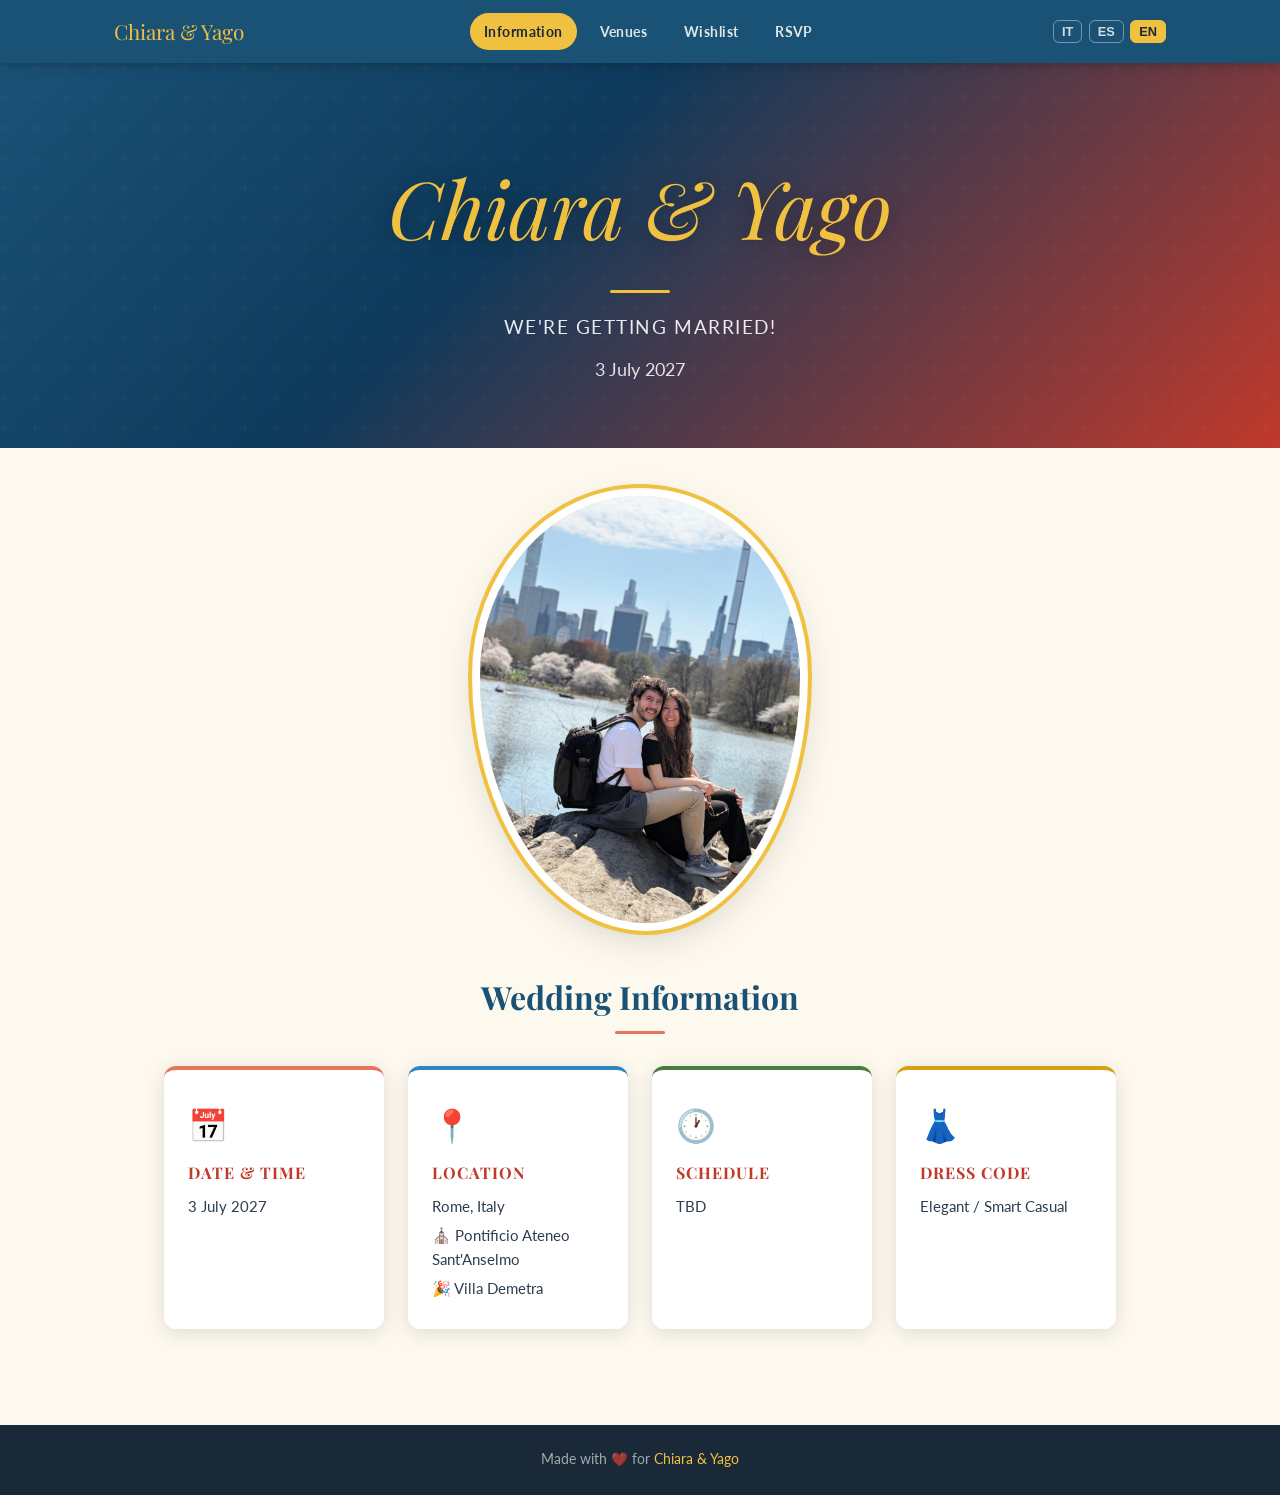
<file: index.html>
<!DOCTYPE html>
<html lang="en">
<head>
  <meta charset="UTF-8" />
  <meta name="viewport" content="width=device-width, initial-scale=1.0" />
  <title>Wedding</title>
  <link rel="stylesheet" href="css/style.css" />
</head>
<body>

<nav>
  <div class="nav-inner">
    <a class="nav-brand couple-name" href="index.html"></a>
    <button id="hamburger" aria-label="Menu">
      <span></span><span></span><span></span>
    </button>
    <div id="nav-menu">
      <a class="nav-link" href="index.html"    data-page="info"     data-i18n="nav.info"></a>
      <a class="nav-link" href="venues.html"   data-page="venues"   data-i18n="nav.venues"></a>
      <a class="nav-link" href="wishlist.html" data-page="wishlist" data-i18n="nav.wishlist"></a>
      <a class="nav-link" href="register.html" data-page="rsvp"     data-i18n="nav.rsvp"></a>
    </div>
    <div class="nav-right">
      <button class="lang-btn" data-lang="it">IT</button>
      <button class="lang-btn" data-lang="es">ES</button>
      <button class="lang-btn" data-lang="en">EN</button>
    </div>
  </div>
</nav>

<section class="hero">
  <div class="hero-content">
    <div class="hero-names couple-name"></div>
    <div class="hero-divider"></div>
    <p class="hero-tagline" data-i18n="hero.tagline"></p>
    <p class="hero-date wedding-date" style="margin-top:.8rem"></p>
  </div>
</section>

<section class="photo-section">
  <div class="photo-frame">
    <img src="assets/photo1.jpeg" alt="Chiara &amp; Yago" />
  </div>
</section>

<main class="container">
  <h2 class="section-title" data-i18n="info.title"></h2>

  <div class="cards-grid">
    <div class="card">
      <div class="card-icon">📅</div>
      <h3 data-i18n="info.date_heading"></h3>
      <p class="wedding-date"></p>
    </div>
    <div class="card">
      <div class="card-icon">📍</div>
      <h3 data-i18n="info.location_heading"></h3>
      <p class="wedding-location"></p>
      <p class="card-venue">⛪ <span data-i18n="info.venue_ceremony"></span></p>
      <p class="card-venue">🎉 <span data-i18n="info.venue_party"></span></p>
    </div>
    <div class="card">
      <div class="card-icon">🕐</div>
      <h3 data-i18n="info.schedule_heading"></h3>
      <p data-i18n="info.schedule_value"></p>
    </div>
    <div class="card">
      <div class="card-icon">👗</div>
      <h3 data-i18n="info.dress_heading"></h3>
      <p data-i18n="info.dress_value"></p>
    </div>
  </div>
</main>

<footer>
  <p>Made with ❤️ for <span class="couple-name"></span></p>
</footer>

<script src="js/translations.js"></script>
<script src="js/app.js"></script>
</body>
</html>
</file>
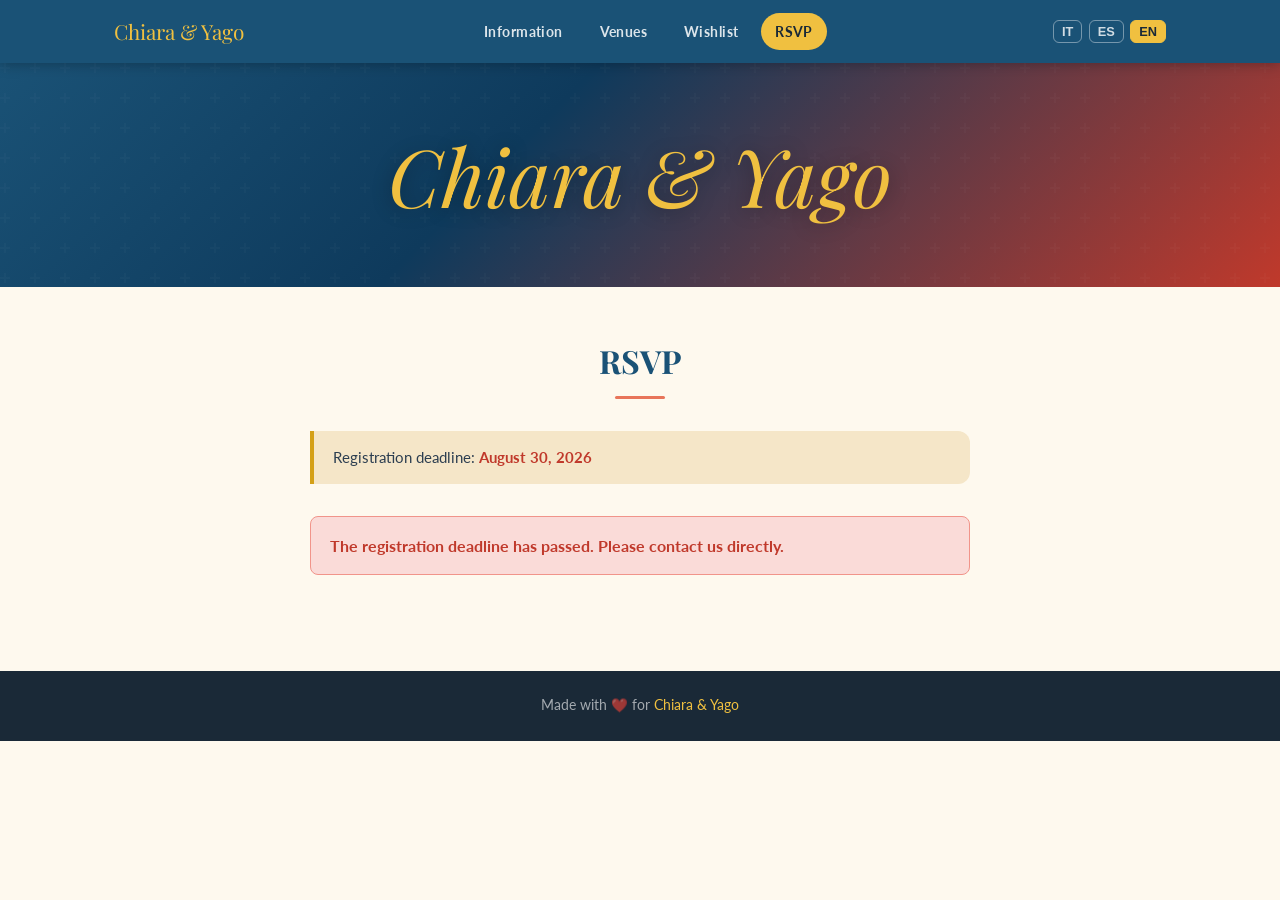
<file: register.html>
<!DOCTYPE html>
<html lang="en">
<head>
  <meta charset="UTF-8" />
  <meta name="viewport" content="width=device-width, initial-scale=1.0" />
  <title>RSVP</title>
  <link rel="stylesheet" href="css/style.css" />
</head>
<body>

<nav>
  <div class="nav-inner">
    <a class="nav-brand couple-name" href="index.html"></a>
    <button id="hamburger" aria-label="Menu">
      <span></span><span></span><span></span>
    </button>
    <div id="nav-menu">
      <a class="nav-link" href="index.html"    data-page="info"     data-i18n="nav.info"></a>
      <a class="nav-link" href="venues.html"   data-page="venues"   data-i18n="nav.venues"></a>
      <a class="nav-link" href="wishlist.html" data-page="wishlist" data-i18n="nav.wishlist"></a>
      <a class="nav-link" href="register.html" data-page="rsvp"     data-i18n="nav.rsvp"></a>
    </div>
    <div class="nav-right">
      <button class="lang-btn" data-lang="it">IT</button>
      <button class="lang-btn" data-lang="es">ES</button>
      <button class="lang-btn" data-lang="en">EN</button>
    </div>
  </div>
</nav>

<section class="hero" style="padding: 3rem 1.5rem 2.5rem;">
  <div class="hero-content">
    <div class="hero-names couple-name"></div>
  </div>
</section>

<main class="container">
  <div class="rsvp-wrap">
    <h2 class="section-title" data-i18n="register.title"></h2>

    <div class="deadline-banner">
      <span data-i18n="register.deadline_label"></span>:
      <strong id="deadline-info"></strong>
    </div>

    <div id="msg-box" class="msg-box"></div>

    <div id="form-wrap" class="form-card">
      <form id="rsvp-form" novalidate>

        <!-- Name search -->
        <div class="form-group">
          <label for="name-input" data-i18n="register.select_label"></label>
          <div class="name-search-wrap">
            <input type="text" id="name-input" class="name-search-input"
              autocomplete="off" spellcheck="false"
              data-i18n-placeholder="register.search_placeholder" />
            <input type="hidden" id="name-value" name="name" />
            <div id="name-dropdown" class="name-dropdown"></div>
          </div>
        </div>

        <!-- Travel -->
        <div class="form-group">
          <label data-i18n="register.travel_label"></label>
          <div class="radio-group">
            <div class="radio-option">
              <input type="radio" id="travel-train" name="travel" value="train" />
              <label for="travel-train" data-i18n="register.travel_train"></label>
            </div>
            <div class="radio-option">
              <input type="radio" id="travel-car" name="travel" value="car" />
              <label for="travel-car" data-i18n="register.travel_car"></label>
            </div>
          </div>
        </div>

        <!-- Food -->
        <div class="form-group">
          <label data-i18n="register.food_label"></label>
          <div class="radio-group">
            <div class="radio-option">
              <input type="radio" id="food-all" name="food" value="all" />
              <label for="food-all" data-i18n="register.food_all"></label>
            </div>
            <div class="radio-option">
              <input type="radio" id="food-veg" name="food" value="vegetarian" />
              <label for="food-veg" data-i18n="register.food_veg"></label>
            </div>
          </div>
        </div>

        <!-- Allergies -->
        <div class="form-group">
          <label for="allergies" data-i18n="register.allergy_label"></label>
          <textarea id="allergies" name="allergies"
            data-i18n-placeholder="register.allergy_placeholder"></textarea>
        </div>

        <!-- Hotel -->
        <div class="form-group">
          <label data-i18n="register.hotel_label"></label>
          <div class="radio-group">
            <div class="radio-option">
              <input type="radio" id="hotel-need" name="hotel" value="need" />
              <label for="hotel-need" data-i18n="register.hotel_need"></label>
            </div>
            <div class="radio-option">
              <input type="radio" id="hotel-have" name="hotel" value="have" />
              <label for="hotel-have" data-i18n="register.hotel_have"></label>
            </div>
            <div class="radio-option">
              <input type="radio" id="hotel-none" name="hotel" value="none" />
              <label for="hotel-none" data-i18n="register.hotel_none"></label>
            </div>
          </div>
        </div>

        <button type="submit" id="submit-btn" class="btn-submit" data-i18n="register.submit"></button>
      </form>
    </div>
  </div>
</main>

<footer>
  <p>Made with ❤️ for <span class="couple-name"></span></p>
</footer>

<script src="js/translations.js"></script>
<script src="js/app.js"></script>
<script src="js/register.js"></script>
</body>
</html>
</file>
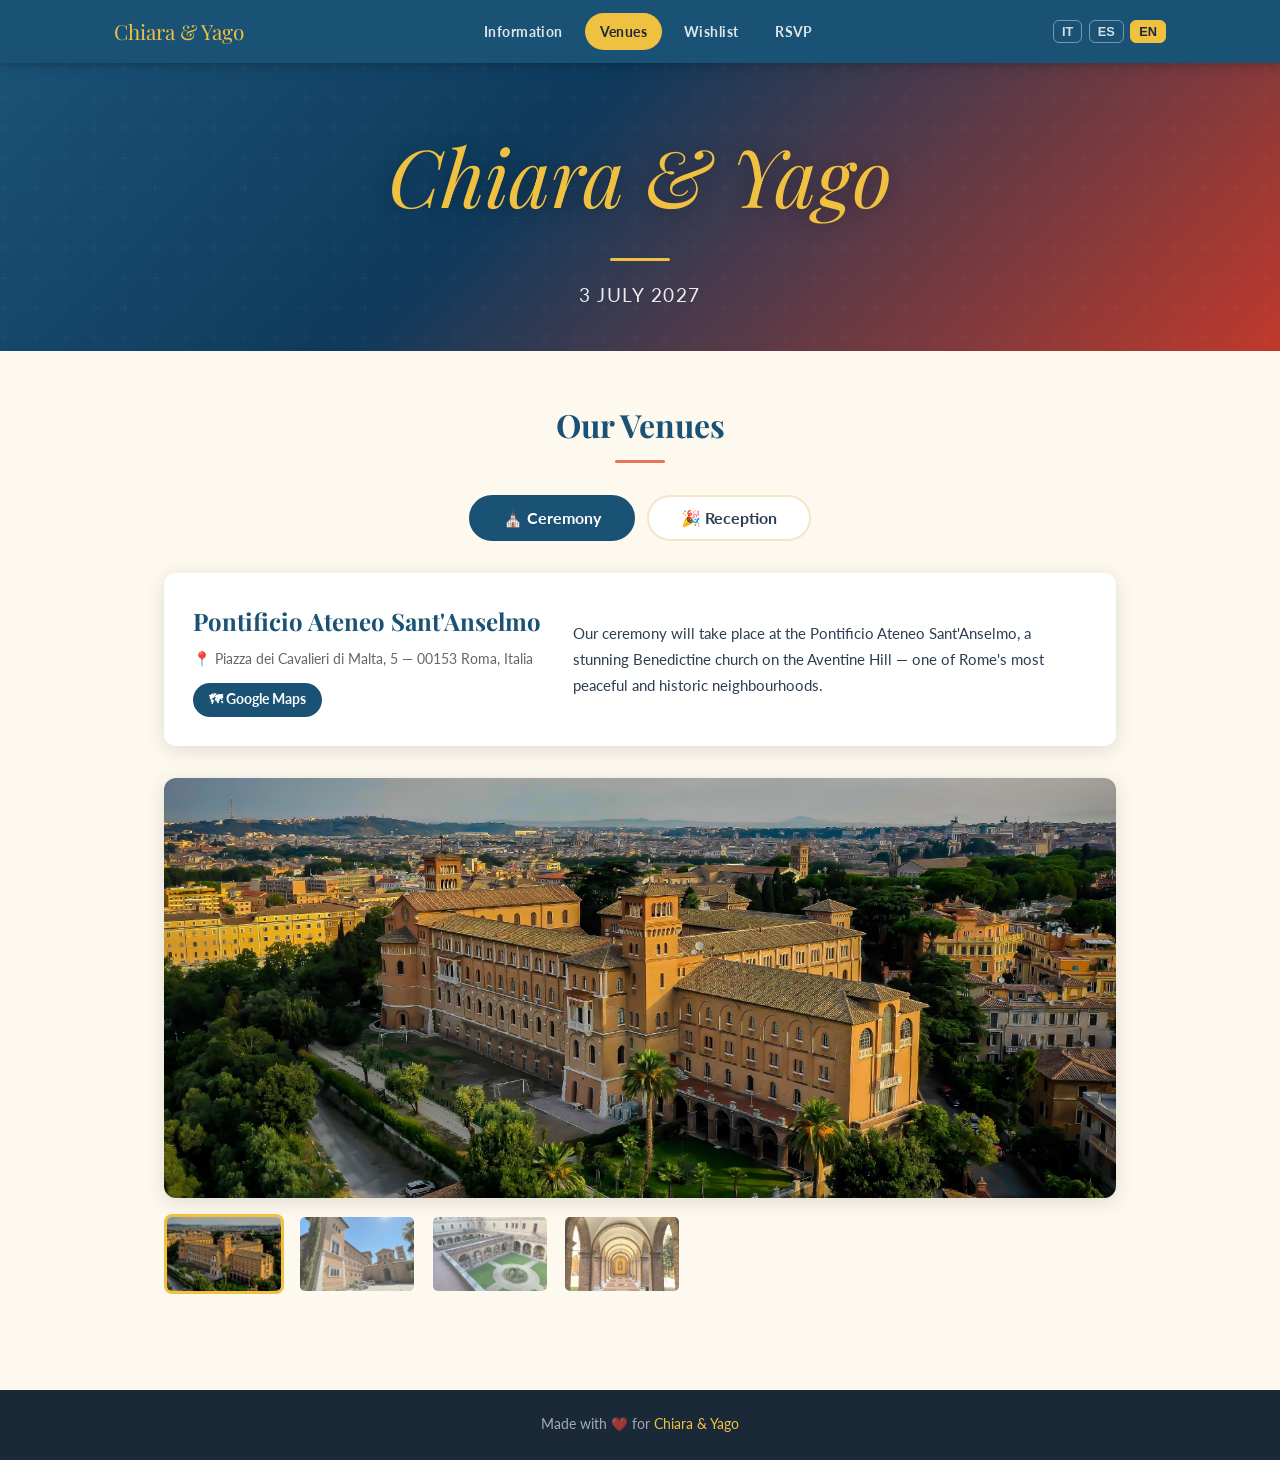
<file: venues.html>
<!DOCTYPE html>
<html lang="en">
<head>
  <meta charset="UTF-8" />
  <meta name="viewport" content="width=device-width, initial-scale=1.0" />
  <title>Venues</title>
  <link rel="stylesheet" href="css/style.css" />
</head>
<body>

<nav>
  <div class="nav-inner">
    <a class="nav-brand couple-name" href="index.html"></a>
    <button id="hamburger" aria-label="Menu">
      <span></span><span></span><span></span>
    </button>
    <div id="nav-menu">
      <a class="nav-link" href="index.html"    data-page="info"     data-i18n="nav.info"></a>
      <a class="nav-link" href="venues.html"   data-page="venues"   data-i18n="nav.venues"></a>
      <a class="nav-link" href="wishlist.html" data-page="wishlist" data-i18n="nav.wishlist"></a>
      <a class="nav-link" href="register.html" data-page="rsvp"     data-i18n="nav.rsvp"></a>
    </div>
    <div class="nav-right">
      <button class="lang-btn" data-lang="it">IT</button>
      <button class="lang-btn" data-lang="es">ES</button>
      <button class="lang-btn" data-lang="en">EN</button>
    </div>
  </div>
</nav>

<section class="hero" style="padding: 3rem 1.5rem 2.5rem;">
  <div class="hero-content">
    <div class="hero-names couple-name"></div>
    <div class="hero-divider"></div>
    <p class="hero-tagline wedding-date"></p>
  </div>
</section>

<main class="container">
  <h2 class="section-title" data-i18n="venues.title"></h2>

  <!-- Tab buttons -->
  <div class="venue-tabs">
    <button class="venue-tab active" data-tab="ceremony">
      ⛪ <span data-i18n="venues.tab_ceremony"></span>
    </button>
    <button class="venue-tab" data-tab="party">
      🎉 <span data-i18n="venues.tab_party"></span>
    </button>
  </div>

  <!-- Ceremony tab -->
  <div class="venue-panel active" id="tab-ceremony">
    <div class="venue-header">
      <div>
        <h3 class="venue-name">Pontificio Ateneo Sant'Anselmo</h3>
        <p class="venue-address">📍 Piazza dei Cavalieri di Malta, 5 — 00153 Roma, Italia</p>
        <a class="venue-map-btn"
           href="https://maps.google.com/?q=Pontificio+Ateneo+Sant+Anselmo+Roma"
           target="_blank" rel="noopener">
          🗺 Google Maps
        </a>
      </div>
      <p class="venue-desc" data-i18n="venues.ceremony_desc"></p>
    </div>

    <div class="venue-gallery">
      <div class="gallery-main">
        <img src="assets/anselmo_building.jpg" alt="Sant'Anselmo aerial view" class="gallery-active" id="ceremony-main" />
      </div>
      <div class="gallery-thumbs">
        <img src="assets/anselmo_building.jpg"
             alt="Aerial view" class="thumb active"
             onclick="setMain('ceremony-main', this)" />
        <img src="assets/anselmo_entrance.jpg"
             alt="Entrance" class="thumb"
             onclick="setMain('ceremony-main', this)" />
        <img src="assets/anselmo_cloister.jpg"
             alt="Cloister" class="thumb"
             onclick="setMain('ceremony-main', this)" />
        <img src="assets/anselmo_loggia.jpg"
             alt="Loggia" class="thumb"
             onclick="setMain('ceremony-main', this)" />
      </div>
    </div>
  </div>

  <!-- Party tab -->
  <div class="venue-panel" id="tab-party">
    <div class="venue-header">
      <div>
        <h3 class="venue-name">Villa Demetra</h3>
        <p class="venue-address">📍 Via Ardeatina 1330A — 00134 Roma, Italia</p>
        <a class="venue-map-btn"
           href="https://maps.google.com/?q=Villa+Demetra+Via+Ardeatina+1330+Roma"
           target="_blank" rel="noopener">
          🗺 Google Maps
        </a>
      </div>
      <p class="venue-desc" data-i18n="venues.party_desc"></p>
    </div>

    <div class="venue-gallery">
      <div class="gallery-main">
        <img src="assets/villa_gate.jpg" alt="Villa Demetra entrance" class="gallery-active" id="party-main" />
      </div>
      <div class="gallery-thumbs">
        <img src="assets/villa_gate.jpg"
             alt="Entrance gate" class="thumb active"
             onclick="setMain('party-main', this)" />
        <img src="assets/villa_exterior.jpg"
             alt="Villa and gardens" class="thumb"
             onclick="setMain('party-main', this)" />
      </div>
    </div>
  </div>
</main>

<footer>
  <p>Made with ❤️ for <span class="couple-name"></span></p>
</footer>

<script src="js/translations.js"></script>
<script src="js/app.js"></script>
<script>
  // Tab switching
  document.querySelectorAll(".venue-tab").forEach(btn => {
    btn.addEventListener("click", () => {
      document.querySelectorAll(".venue-tab").forEach(b => b.classList.remove("active"));
      document.querySelectorAll(".venue-panel").forEach(p => p.classList.remove("active"));
      btn.classList.add("active");
      document.getElementById("tab-" + btn.dataset.tab).classList.add("active");
    });
  });

  // Gallery thumbnail click
  function setMain(mainId, thumb) {
    const main = document.getElementById(mainId);
    main.src = thumb.src;
    main.alt = thumb.alt;
    thumb.closest(".venue-gallery").querySelectorAll(".thumb").forEach(t => t.classList.remove("active"));
    thumb.classList.add("active");
  }
</script>
</body>
</html>
</file>
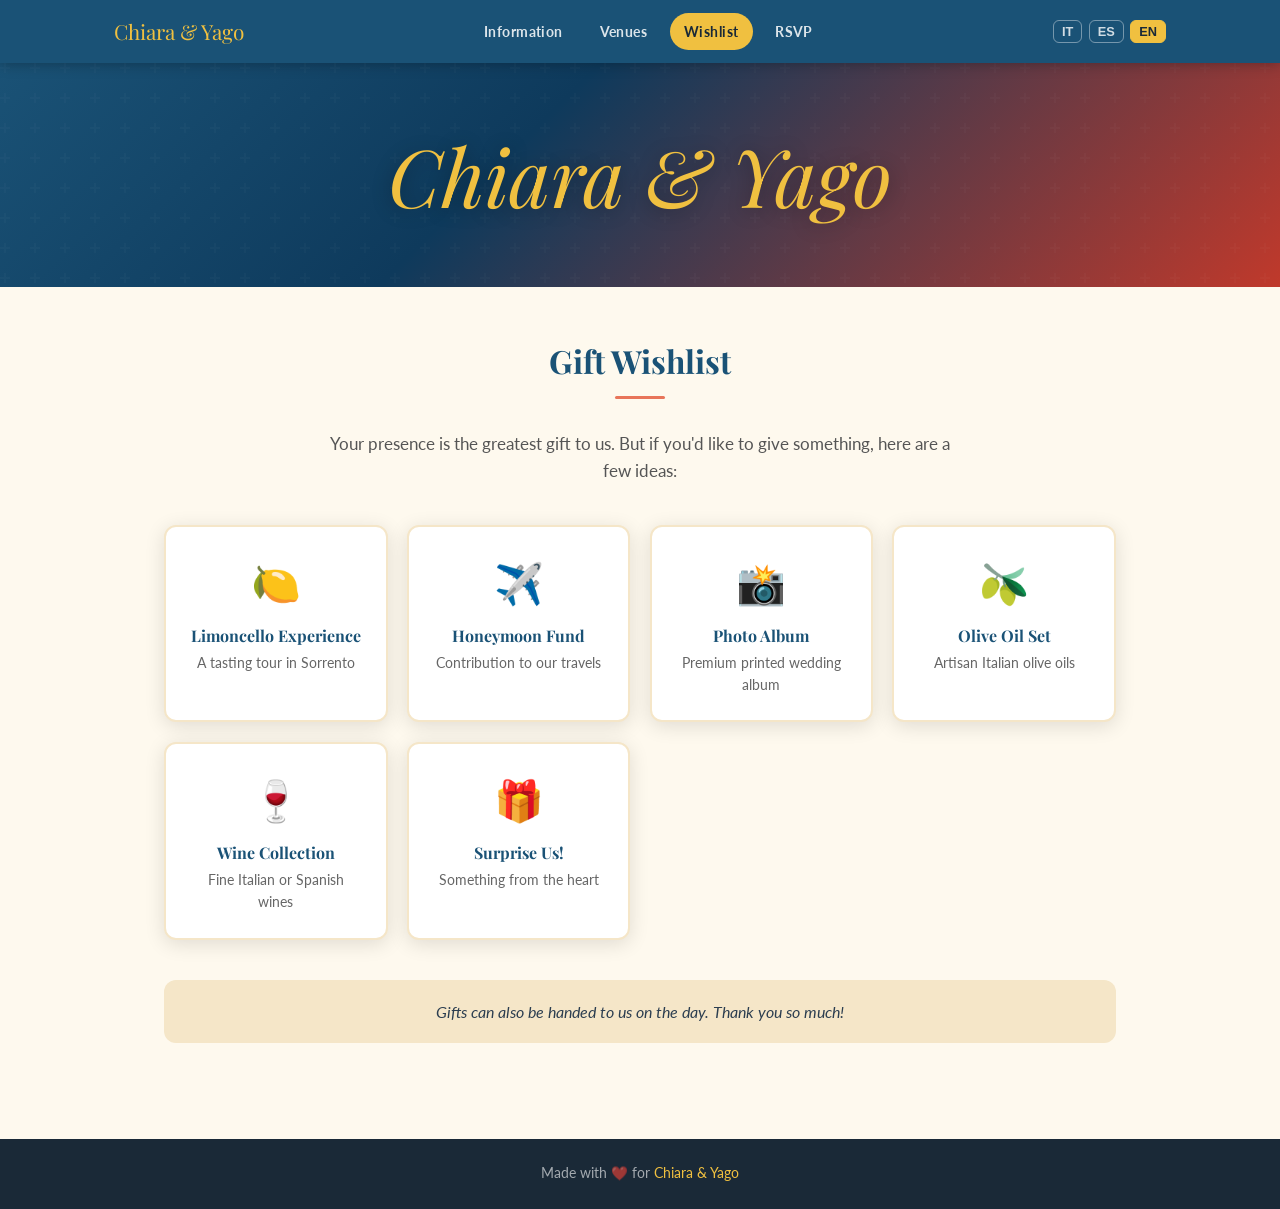
<file: wishlist.html>
<!DOCTYPE html>
<html lang="en">
<head>
  <meta charset="UTF-8" />
  <meta name="viewport" content="width=device-width, initial-scale=1.0" />
  <title>Wishlist</title>
  <link rel="stylesheet" href="css/style.css" />
</head>
<body>

<nav>
  <div class="nav-inner">
    <a class="nav-brand couple-name" href="index.html"></a>
    <button id="hamburger" aria-label="Menu">
      <span></span><span></span><span></span>
    </button>
    <div id="nav-menu">
      <a class="nav-link" href="index.html"    data-page="info"     data-i18n="nav.info"></a>
      <a class="nav-link" href="venues.html"   data-page="venues"   data-i18n="nav.venues"></a>
      <a class="nav-link" href="wishlist.html" data-page="wishlist" data-i18n="nav.wishlist"></a>
      <a class="nav-link" href="register.html" data-page="rsvp"     data-i18n="nav.rsvp"></a>
    </div>
    <div class="nav-right">
      <button class="lang-btn" data-lang="it">IT</button>
      <button class="lang-btn" data-lang="es">ES</button>
      <button class="lang-btn" data-lang="en">EN</button>
    </div>
  </div>
</nav>

<section class="hero" style="padding: 3rem 1.5rem 2.5rem;">
  <div class="hero-content">
    <div class="hero-names couple-name"></div>
  </div>
</section>

<main class="container">
  <h2 class="section-title" data-i18n="wishlist.title"></h2>
  <p class="wishlist-intro" data-i18n="wishlist.intro"></p>

  <div class="gift-grid">
    <!-- Add or remove gift cards as needed -->
    <div class="gift-card">
      <div class="gift-icon">🍋</div>
      <h4>Limoncello Experience</h4>
      <p>A tasting tour in Sorrento</p>
    </div>
    <div class="gift-card">
      <div class="gift-icon">✈️</div>
      <h4>Honeymoon Fund</h4>
      <p>Contribution to our travels</p>
    </div>
    <div class="gift-card">
      <div class="gift-icon">📸</div>
      <h4>Photo Album</h4>
      <p>Premium printed wedding album</p>
    </div>
    <div class="gift-card">
      <div class="gift-icon">🫒</div>
      <h4>Olive Oil Set</h4>
      <p>Artisan Italian olive oils</p>
    </div>
    <div class="gift-card">
      <div class="gift-icon">🍷</div>
      <h4>Wine Collection</h4>
      <p>Fine Italian or Spanish wines</p>
    </div>
    <div class="gift-card">
      <div class="gift-icon">🎁</div>
      <h4>Surprise Us!</h4>
      <p>Something from the heart</p>
    </div>
  </div>

  <p class="wishlist-note" data-i18n="wishlist.note"></p>
</main>

<footer>
  <p>Made with ❤️ for <span class="couple-name"></span></p>
</footer>

<script src="js/translations.js"></script>
<script src="js/app.js"></script>
</body>
</html>
</file>
<file: css/style.css>
/* ── FONTS & RESET ── */
@import url('https://fonts.googleapis.com/css2?family=Playfair+Display:ital,wght@0,400;0,700;1,400&family=Lato:wght@300;400;700&display=swap');

*, *::before, *::after { box-sizing: border-box; margin: 0; padding: 0; }

:root {
  --blue:       #1A5276;
  --blue-light: #2E86C1;
  --terra:      #C0392B;
  --terra-soft: #E8755A;
  --saffron:    #D4A017;
  --gold:       #F0C040;
  --cream:      #FEF9EE;
  --sand:       #F5E6C8;
  --olive:      #4A7C40;
  --white:      #FFFFFF;
  --dark:       #1A2937;
  --text:       #2C3E50;
  --radius:     12px;
  --shadow:     0 4px 20px rgba(0,0,0,.12);
}

body {
  font-family: 'Lato', sans-serif;
  background: var(--cream);
  color: var(--text);
  min-height: 100vh;
  line-height: 1.6;
}

h1, h2, h3, h4 { font-family: 'Playfair Display', serif; }

a { color: var(--blue); text-decoration: none; }

/* ── NAVBAR ── */
nav {
  background: var(--blue);
  position: sticky;
  top: 0;
  z-index: 100;
  box-shadow: 0 2px 12px rgba(0,0,0,.25);
}

.nav-inner {
  max-width: 1100px;
  margin: 0 auto;
  padding: .8rem 1.5rem;
  display: flex;
  align-items: center;
  justify-content: space-between;
  gap: 1rem;
}

.nav-brand {
  font-family: 'Playfair Display', serif;
  font-size: 1.3rem;
  color: var(--gold);
  white-space: nowrap;
  text-decoration: none;
}
.nav-brand:hover { color: var(--white); }

#nav-menu {
  display: flex;
  align-items: center;
  gap: .5rem;
  flex-wrap: wrap;
}

.nav-link {
  color: rgba(255,255,255,.85);
  padding: .45rem .9rem;
  border-radius: 20px;
  font-size: .9rem;
  font-weight: 700;
  letter-spacing: .03em;
  transition: background .2s, color .2s;
}
.nav-link:hover, .nav-link.active {
  background: var(--gold);
  color: var(--dark);
}

.nav-right { display: flex; align-items: center; gap: .4rem; }

.lang-btn {
  background: transparent;
  border: 1.5px solid rgba(255,255,255,.4);
  color: rgba(255,255,255,.8);
  border-radius: 6px;
  padding: .2rem .5rem;
  cursor: pointer;
  font-size: .8rem;
  font-weight: 700;
  transition: all .2s;
}
.lang-btn:hover, .lang-btn.active {
  background: var(--gold);
  border-color: var(--gold);
  color: var(--dark);
}

#hamburger {
  display: none;
  background: transparent;
  border: none;
  cursor: pointer;
  flex-direction: column;
  gap: 5px;
  padding: 4px;
}
#hamburger span {
  display: block;
  width: 24px;
  height: 2px;
  background: var(--white);
  border-radius: 2px;
  transition: .3s;
}

/* ── HERO ── */
.hero {
  background: linear-gradient(135deg, var(--blue) 0%, #0E3A5C 40%, var(--terra) 100%);
  color: var(--white);
  text-align: center;
  padding: 5rem 1.5rem 4rem;
  position: relative;
  overflow: hidden;
}
.hero::before {
  content: "";
  position: absolute;
  inset: 0;
  background: url("data:image/svg+xml,%3Csvg width='60' height='60' viewBox='0 0 60 60' xmlns='http://www.w3.org/2000/svg'%3E%3Cg fill='none' fill-rule='evenodd'%3E%3Cg fill='%23ffffff' fill-opacity='0.04'%3E%3Cpath d='M36 34v-4h-2v4h-4v2h4v4h2v-4h4v-2h-4zm0-30V0h-2v4h-4v2h4v4h2V6h4V4h-4zM6 34v-4H4v4H0v2h4v4h2v-4h4v-2H6zM6 4V0H4v4H0v2h4v4h2V6h4V4H6z'/%3E%3C/g%3E%3C/g%3E%3C/svg%3E");
  opacity: .5;
}
.hero-content { position: relative; z-index: 1; }
.hero-names {
  font-size: clamp(2.4rem, 7vw, 5rem);
  font-family: 'Playfair Display', serif;
  font-style: italic;
  color: var(--gold);
  text-shadow: 0 2px 20px rgba(0,0,0,.3);
  margin-bottom: .5rem;
}
.hero-tagline {
  font-size: 1.2rem;
  opacity: .9;
  letter-spacing: .08em;
  text-transform: uppercase;
}
.hero-divider {
  width: 60px;
  height: 3px;
  background: var(--gold);
  margin: 1.2rem auto;
  border-radius: 2px;
}
.hero-date {
  font-size: 1.1rem;
  opacity: .85;
}

/* ── MAIN CONTENT ── */
.container {
  max-width: 1000px;
  margin: 0 auto;
  padding: 3rem 1.5rem;
}

.section-title {
  font-size: 2rem;
  color: var(--blue);
  margin-bottom: 2rem;
  text-align: center;
  position: relative;
}
.section-title::after {
  content: "";
  display: block;
  width: 50px;
  height: 3px;
  background: var(--terra-soft);
  margin: .6rem auto 0;
  border-radius: 2px;
}

/* ── PHOTO SECTION ── */
.photo-section {
  display: flex;
  justify-content: center;
  padding: 3rem 1.5rem 0;
  background: var(--cream);
}

.photo-frame {
  position: relative;
  width: 320px;
  border-radius: 50% 50% 48% 52% / 42% 42% 58% 58%;
  overflow: hidden;
  box-shadow:
    0 0 0 8px var(--white),
    0 0 0 12px var(--gold),
    0 12px 40px rgba(0,0,0,.18);
  aspect-ratio: 3 / 4;
}

.photo-frame img {
  width: 100%;
  height: 100%;
  object-fit: cover;
  object-position: center 20%;
  display: block;
}

@media (max-width: 640px) {
  .photo-frame { width: 240px; }
}

/* ── INFO CARDS ── */
.cards-grid {
  display: grid;
  grid-template-columns: repeat(auto-fit, minmax(220px, 1fr));
  gap: 1.5rem;
}

.card {
  background: var(--white);
  border-radius: var(--radius);
  padding: 1.8rem 1.5rem;
  box-shadow: var(--shadow);
  border-top: 4px solid var(--terra-soft);
  transition: transform .2s;
}
.card:hover { transform: translateY(-3px); }
.card:nth-child(2) { border-top-color: var(--blue-light); }
.card:nth-child(3) { border-top-color: var(--olive); }
.card:nth-child(4) { border-top-color: var(--saffron); }

.card-icon { font-size: 2rem; margin-bottom: .6rem; }
.card h3 {
  font-size: 1rem;
  color: var(--terra);
  text-transform: uppercase;
  letter-spacing: .06em;
  margin-bottom: .5rem;
}
.card p { color: var(--text); font-size: .95rem; }
.card-venue { font-size: .82rem; color: #666; margin-top: .3rem; }

/* ── VENUES ── */
.venue-tabs {
  display: flex;
  gap: .8rem;
  margin-bottom: 2rem;
  justify-content: center;
}

.venue-tab {
  padding: .7rem 2rem;
  border: 2px solid var(--sand);
  border-radius: 30px;
  background: var(--white);
  font-family: 'Lato', sans-serif;
  font-size: 1rem;
  font-weight: 700;
  color: var(--text);
  cursor: pointer;
  transition: all .2s;
}
.venue-tab:hover  { border-color: var(--blue-light); color: var(--blue); }
.venue-tab.active { background: var(--blue); border-color: var(--blue); color: var(--white); }

.venue-panel { display: none; }
.venue-panel.active { display: block; }

.venue-header {
  display: grid;
  grid-template-columns: auto 1fr;
  gap: 2rem;
  align-items: start;
  margin-bottom: 2rem;
  background: var(--white);
  border-radius: var(--radius);
  padding: 1.8rem;
  box-shadow: var(--shadow);
}

.venue-name {
  font-size: 1.5rem;
  color: var(--blue);
  margin-bottom: .4rem;
}
.venue-address {
  color: #666;
  font-size: .9rem;
  margin-bottom: .8rem;
}
.venue-map-btn {
  display: inline-block;
  padding: .4rem 1rem;
  background: var(--blue);
  color: var(--white);
  border-radius: 20px;
  font-size: .85rem;
  font-weight: 700;
  text-decoration: none;
  transition: opacity .2s;
}
.venue-map-btn:hover { opacity: .85; }
.venue-desc {
  color: var(--text);
  line-height: 1.7;
  font-size: .95rem;
  align-self: center;
}

.venue-gallery { }

.gallery-main {
  width: 100%;
  height: 420px;
  border-radius: var(--radius);
  overflow: hidden;
  margin-bottom: 1rem;
  box-shadow: var(--shadow);
}
.gallery-main img {
  width: 100%;
  height: 100%;
  object-fit: cover;
  transition: opacity .3s;
}

.gallery-thumbs {
  display: flex;
  gap: .8rem;
  flex-wrap: wrap;
}
.gallery-thumbs .thumb {
  width: 120px;
  height: 80px;
  object-fit: cover;
  border-radius: 8px;
  cursor: pointer;
  border: 3px solid transparent;
  transition: border-color .2s, opacity .2s;
  opacity: .7;
}
.gallery-thumbs .thumb:hover  { opacity: 1; }
.gallery-thumbs .thumb.active { border-color: var(--gold); opacity: 1; }

@media (max-width: 640px) {
  .venue-header { grid-template-columns: 1fr; gap: 1rem; }
  .gallery-main { height: 240px; }
  .gallery-thumbs .thumb { width: 80px; height: 55px; }
  .venue-tab { padding: .6rem 1.2rem; font-size: .9rem; }
}

/* ── WISHLIST ── */
.wishlist-intro {
  text-align: center;
  max-width: 620px;
  margin: 0 auto 2.5rem;
  font-size: 1.05rem;
  color: #555;
}
.gift-grid {
  display: grid;
  grid-template-columns: repeat(auto-fit, minmax(200px, 1fr));
  gap: 1.2rem;
}
.gift-card {
  background: var(--white);
  border-radius: var(--radius);
  padding: 1.5rem;
  text-align: center;
  box-shadow: var(--shadow);
  border: 2px solid var(--sand);
  transition: border-color .2s, transform .2s;
}
.gift-card:hover { border-color: var(--gold); transform: translateY(-2px); }
.gift-card .gift-icon { font-size: 2.5rem; margin-bottom: .5rem; }
.gift-card h4 { font-family: 'Playfair Display', serif; color: var(--blue); }
.gift-card p  { font-size: .85rem; color: #666; margin-top: .3rem; }

.wishlist-note {
  text-align: center;
  margin-top: 2.5rem;
  padding: 1.2rem 1.5rem;
  background: var(--sand);
  border-radius: var(--radius);
  font-style: italic;
  color: var(--text);
}

/* ── RSVP FORM ── */
.rsvp-wrap {
  max-width: 660px;
  margin: 0 auto;
}

.deadline-banner {
  background: var(--sand);
  border-left: 4px solid var(--saffron);
  padding: .9rem 1.2rem;
  border-radius: 0 var(--radius) var(--radius) 0;
  margin-bottom: 2rem;
  font-size: .95rem;
}
.deadline-banner strong { color: var(--terra); }

.form-card {
  background: var(--white);
  border-radius: var(--radius);
  padding: 2.5rem 2rem;
  box-shadow: var(--shadow);
}

.form-group { margin-bottom: 1.8rem; }

.form-group label {
  display: block;
  font-weight: 700;
  color: var(--blue);
  margin-bottom: .7rem;
  font-size: .95rem;
  text-transform: uppercase;
  letter-spacing: .04em;
}

/* Name search autocomplete */
.name-search-wrap { position: relative; }

.name-search-input {
  width: 100%;
  padding: .75rem 1rem;
  border: 2px solid var(--sand);
  border-radius: 8px;
  font-family: 'Lato', sans-serif;
  font-size: 1rem;
  color: var(--text);
  background: var(--cream);
  transition: border-color .2s;
  outline: none;
}
.name-search-input:focus { border-color: var(--blue-light); }
.name-search-input.has-selection { border-color: var(--olive); background: #F0F9F0; }

.name-dropdown {
  display: none;
  position: absolute;
  top: 100%;
  left: 0; right: 0;
  background: var(--white);
  border: 2px solid var(--blue-light);
  border-top: none;
  border-radius: 0 0 8px 8px;
  max-height: 220px;
  overflow-y: auto;
  z-index: 20;
  box-shadow: 0 8px 20px rgba(0,0,0,.12);
}
.name-dropdown.open { display: block; }

.name-option {
  padding: .65rem 1rem;
  cursor: pointer;
  font-size: .95rem;
  border-bottom: 1px solid var(--sand);
  transition: background .15s;
}
.name-option:last-child { border-bottom: none; }
.name-option:hover { background: var(--sand); }
.name-option.no-result { color: #999; cursor: default; font-style: italic; }
.name-option.no-result:hover { background: none; }

select, textarea {
  width: 100%;
  padding: .75rem 1rem;
  border: 2px solid var(--sand);
  border-radius: 8px;
  font-family: 'Lato', sans-serif;
  font-size: 1rem;
  color: var(--text);
  background: var(--cream);
  transition: border-color .2s;
  outline: none;
}
select:focus, textarea:focus { border-color: var(--blue-light); }

textarea { resize: vertical; min-height: 90px; }

/* Radio options */
.radio-group {
  display: flex;
  flex-wrap: wrap;
  gap: .7rem;
}

.radio-option {
  flex: 1 1 auto;
  min-width: 140px;
}
.radio-option input[type="radio"] { display: none; }
.radio-option label {
  display: flex;
  align-items: center;
  justify-content: center;
  gap: .4rem;
  padding: .7rem 1rem;
  border: 2px solid var(--sand);
  border-radius: 8px;
  cursor: pointer;
  font-size: .9rem;
  font-weight: 400;
  text-transform: none;
  letter-spacing: 0;
  color: var(--text);
  background: var(--cream);
  transition: all .2s;
  text-align: center;
}
.radio-option input:checked + label {
  border-color: var(--blue);
  background: var(--blue);
  color: var(--white);
  font-weight: 700;
}
.radio-option label:hover {
  border-color: var(--blue-light);
  background: #EAF3FB;
}
.radio-option input:checked + label:hover {
  background: var(--blue);
}

/* Submit button */
.btn-submit {
  width: 100%;
  padding: 1rem;
  background: linear-gradient(135deg, var(--terra), var(--terra-soft));
  color: var(--white);
  border: none;
  border-radius: 8px;
  font-family: 'Lato', sans-serif;
  font-size: 1.05rem;
  font-weight: 700;
  letter-spacing: .05em;
  cursor: pointer;
  transition: opacity .2s, transform .15s;
  margin-top: .5rem;
}
.btn-submit:hover { opacity: .9; transform: translateY(-1px); }
.btn-submit:active { transform: translateY(0); }
.btn-submit:disabled { opacity: .5; cursor: not-allowed; transform: none; }

/* Message box */
.msg-box {
  display: none;
  padding: 1rem 1.2rem;
  border-radius: 8px;
  margin-top: 1.2rem;
  font-weight: 700;
}
.msg-box.success { background: #D5F5E3; color: #1E8449; border: 1.5px solid #82E0AA; }
.msg-box.error   { background: #FADBD8; color: #C0392B; border: 1.5px solid #F1948A; }
.msg-box.info    { background: #D6EAF8; color: var(--blue); border: 1.5px solid #85C1E9; }

/* ── FOOTER ── */
footer {
  background: var(--dark);
  color: rgba(255,255,255,.6);
  text-align: center;
  padding: 1.5rem;
  font-size: .85rem;
  margin-top: 3rem;
}
footer .couple-name { color: var(--gold); }

/* ── RESPONSIVE ── */
@media (max-width: 640px) {
  #hamburger { display: flex; }

  #nav-menu {
    display: none;
    flex-direction: column;
    position: absolute;
    top: 100%;
    left: 0; right: 0;
    background: var(--blue);
    padding: 1rem 1.5rem;
    gap: .5rem;
    box-shadow: 0 8px 20px rgba(0,0,0,.3);
  }
  #nav-menu.open { display: flex; }

  nav { position: relative; }
  .nav-inner { flex-wrap: wrap; }
  .nav-right { margin-left: auto; }

  .form-card { padding: 1.5rem 1rem; }
}
</file>
